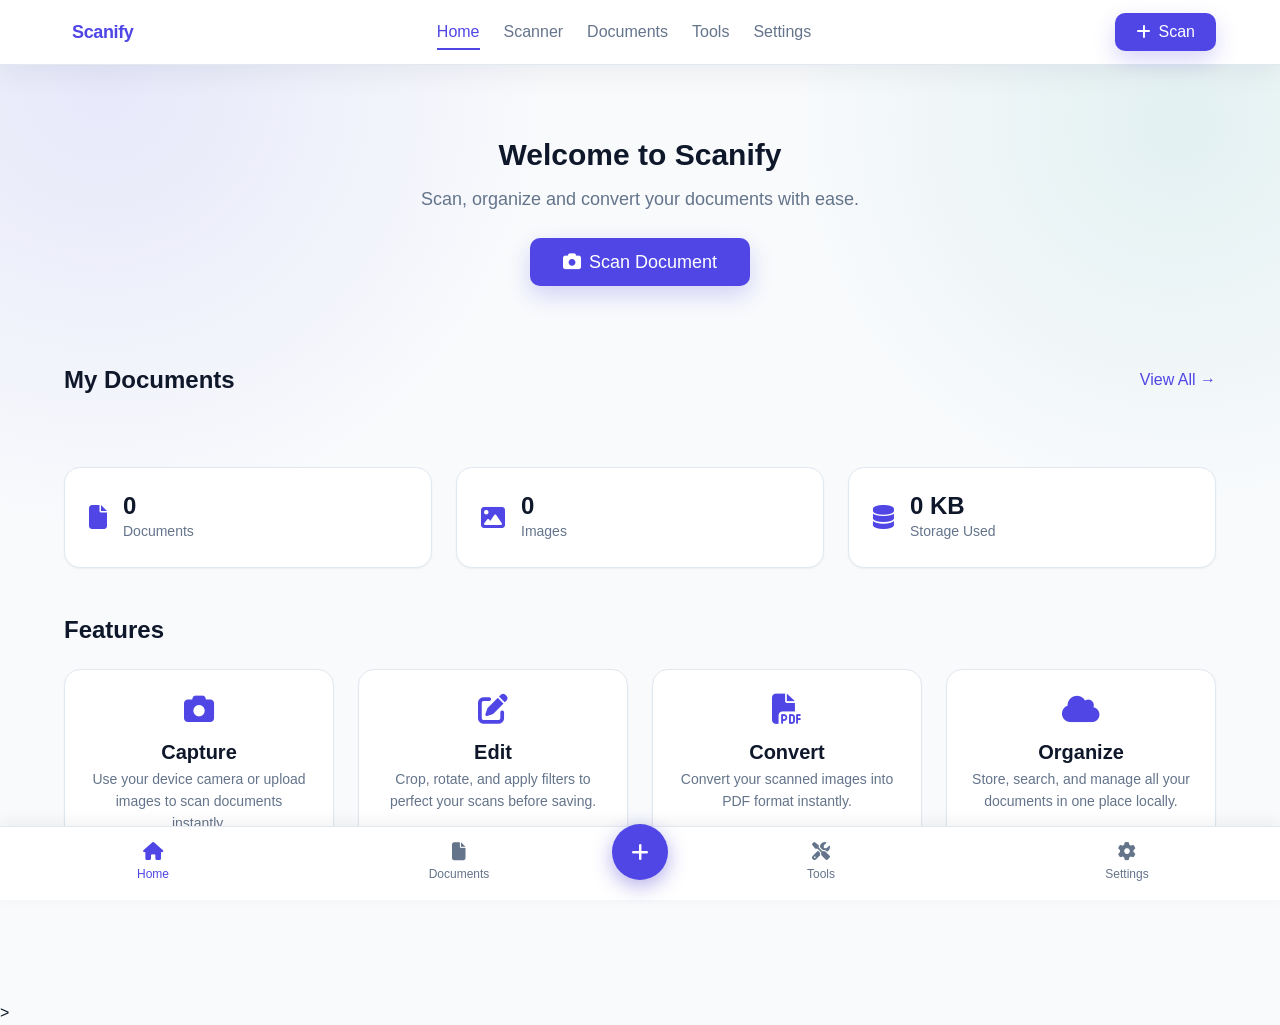
<file: index.html>
<!DOCTYPE html>
<html lang="en">
<head>
    <meta charset="UTF-8">
    <meta name="viewport" content="width=device-width, initial-scale=1.0, viewport-fit=cover">
    <meta name="description" content="Scanify — Scan, organize, edit and convert your documents into PDF instantly, right from your browser.">
    <meta name="theme-color" content="#2563eb">
    <meta name="color-scheme" content="light dark">

    <title>Scanify — Document Scanner</title>

    <!-- Favicon -->
    <link rel="icon" type="image/svg+xml" href="data:image/svg+xml,%3Csvg xmlns='http://www.w3.org/2000/svg' viewBox='0 0 100 100'%3E%3Ctext y='.9em' font-size='90'%3E📄%3C/text%3E%3C/svg%3E">

    <!-- Stylesheets -->
    <link rel="stylesheet" href="css/style.css">
    <link
        rel="stylesheet"
        href="https://cdnjs.cloudflare.com/ajax/libs/font-awesome/6.5.2/css/all.min.css"
        integrity="sha512-SnH5WK+bZxgPHs44uWIX+LLJAJ9/2PkPKZ5QiAj6Ta86w+fsb2TkcmfRyVX3pBnMFcV7oQPJkl9QevSCWr3W6A=="
        crossorigin="anonymous"
        referrerpolicy="no-referrer"
    >
</head>

<body>
    <!-- ============ Skip Link (Accessibility) ============ -->
    <a href="#main-content" class="skip-link">Skip to main content</a>

    <!-- ============ Desktop Navigation ============ -->
    <nav class="navbar desktop-nav" aria-label="Primary navigation">
        <div class="navbar-container">
            <a href="index.html" class="navbar-logo" aria-label="Scanify home">
                <i class="fas fa-file-scan" aria-hidden="true"></i>
                <span>Scanify</span>
            </a>

            <ul class="nav-menu">
                <li><a href="index.html" class="active" aria-current="page">Home</a></li>
                <li><a href="scanner.html">Scanner</a></li>
                <li><a href="documents.html">Documents</a></li>
                <li><a href="tools.html">Tools</a></li>
                <li><a href="settings.html">Settings</a></li>
            </ul>

            <button
                type="button"
                class="btn btn-primary nav-scan-btn"
                data-action="go-to-scanner"
                aria-label="Start a new scan"
            >
                <i class="fas fa-plus" aria-hidden="true"></i>
                <span>Scan</span>
            </button>
        </div>
    </nav>

    <!-- ============ Mobile Bottom Navigation ============ -->
    <nav class="bottom-nav mobile-nav" aria-label="Mobile navigation">
        <a href="index.html" class="nav-item active" data-page="home" aria-current="page">
            <i class="fas fa-home" aria-hidden="true"></i>
            <span>Home</span>
        </a>
        <a href="documents.html" class="nav-item" data-page="documents">
            <i class="fas fa-file" aria-hidden="true"></i>
            <span>Documents</span>
        </a>

        <button
            type="button"
            class="nav-fab"
            data-action="go-to-scanner"
            aria-label="Scan a document"
            title="Scan Document"
        >
            <i class="fas fa-plus" aria-hidden="true"></i>
        </button>

        <a href="tools.html" class="nav-item" data-page="tools">
            <i class="fas fa-tools" aria-hidden="true"></i>
            <span>Tools</span>
        </a>
        <a href="settings.html" class="nav-item" data-page="settings">
            <i class="fas fa-cog" aria-hidden="true"></i>
            <span>Settings</span>
        </a>
    </nav>

    <!-- ============ Main Content ============ -->
    <main id="main-content" class="container">

        <!-- Hero / Header -->
        <header class="home-header">
            <div class="header-content">
                <h1>Welcome to Scanify</h1>
                <p>Scan, organize and convert your documents with ease.</p>
                <button
                    type="button"
                    class="btn btn-primary btn-large"
                    data-action="go-to-scanner"
                >
                    <i class="fas fa-camera" aria-hidden="true"></i>
                    Scan Document
                </button>
            </div>
        </header>

        <!-- Recent Documents -->
        <section class="recent-docs-section" aria-labelledby="recent-docs-title">
            <div class="section-header">
                <h2 id="recent-docs-title">My Documents</h2>
                <a href="documents.html" class="link">View All <span aria-hidden="true">→</span></a>
            </div>

            <div
                id="recentDocumentsContainer"
                class="documents-grid"
                aria-live="polite"
                aria-busy="false"
            >
                <!-- Documents injected by JS -->
            </div>

            <div id="emptyState" class="empty-state" hidden>
                <i class="fas fa-inbox" aria-hidden="true"></i>
                <p>Your scanned documents will appear here.</p>
                <button
                    type="button"
                    class="btn btn-primary"
                    data-action="go-to-scanner"
                >
                    <i class="fas fa-camera" aria-hidden="true"></i>
                    Start Scanning
                </button>
            </div>
        </section>

        <!-- Quick Stats -->
        <section class="stats-section" aria-label="Document statistics">
            <div class="stat-card">
                <i class="fas fa-file" aria-hidden="true"></i>
                <div class="stat-content">
                    <h3 id="totalDocuments">0</h3>
                    <p>Documents</p>
                </div>
            </div>

            <div class="stat-card">
                <i class="fas fa-image" aria-hidden="true"></i>
                <div class="stat-content">
                    <h3 id="totalImages">0</h3>
                    <p>Images</p>
                </div>
            </div>

            <div class="stat-card">
                <i class="fas fa-database" aria-hidden="true"></i>
                <div class="stat-content">
                    <h3 id="storageUsed">0 KB</h3>
                    <p>Storage Used</p>
                </div>
            </div>
        </section>

        <!-- Features -->
        <section class="features-section" aria-labelledby="features-title">
            <h2 id="features-title">Features</h2>
            <div class="features-grid">
                <article class="feature-card">
                    <i class="fas fa-camera" aria-hidden="true"></i>
                    <h3>Capture</h3>
                    <p>Use your device camera or upload images to scan documents instantly.</p>
                </article>
                <article class="feature-card">
                    <i class="fas fa-edit" aria-hidden="true"></i>
                    <h3>Edit</h3>
                    <p>Crop, rotate, and apply filters to perfect your scans before saving.</p>
                </article>
                <article class="feature-card">
                    <i class="fas fa-file-pdf" aria-hidden="true"></i>
                    <h3>Convert</h3>
                    <p>Convert your scanned images into PDF format instantly.</p>
                </article>
                <article class="feature-card">
                    <i class="fas fa-cloud" aria-hidden="true"></i>
                    <h3>Organize</h3>
                    <p>Store, search, and manage all your documents in one place locally.</p>
                </article>
            </div>
        </section>
    </main>

    <!-- ============ Toast ============ -->
    <div id="toast" class="toast" role="status" aria-live="polite" aria-atomic="true"></div>

    <!-- ============ Scripts ============ -->
    <script src="js/app.js" defer></script>
</body>
</html>>
</file>
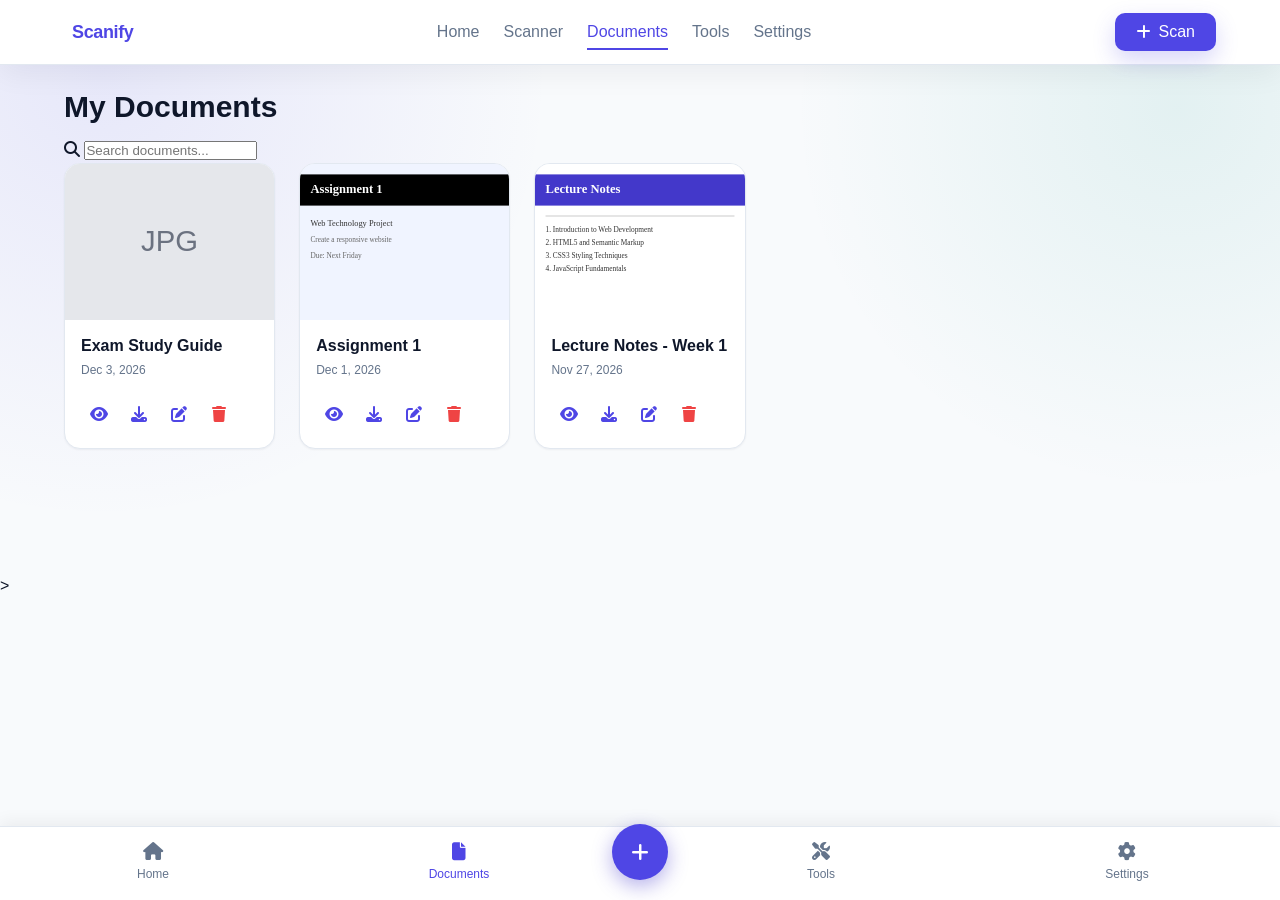
<file: documents.html>
<!DOCTYPE html>
<html lang="en">
<head>
    <meta charset="UTF-8">
    <meta name="viewport" content="width=device-width, initial-scale=1.0, viewport-fit=cover">
    <meta name="description" content="View, search, preview and manage all your scanned documents in Scanify.">
    <meta name="theme-color" content="#2563eb">
    <meta name="color-scheme" content="light dark">

    <title>My Documents — Scanify</title>

    <!-- Favicon -->
    <link rel="icon" type="image/svg+xml" href="data:image/svg+xml,%3Csvg xmlns='http://www.w3.org/2000/svg' viewBox='0 0 100 100'%3E%3Ctext y='.9em' font-size='90'%3E📄%3C/text%3E%3C/svg%3E">

    <!-- Stylesheets -->
    <link rel="stylesheet" href="css/style.css">
    <link
        rel="stylesheet"
        href="https://cdnjs.cloudflare.com/ajax/libs/font-awesome/6.5.2/css/all.min.css"
        integrity="sha512-SnH5WK+bZxgPHs44uWIX+LLJAJ9/2PkPKZ5QiAj6Ta86w+fsb2TkcmfRyVX3pBnMFcV7oQPJkl9QevSCWr3W6A=="
        crossorigin="anonymous"
        referrerpolicy="no-referrer"
    >
</head>

<body>
    <!-- ============ Skip Link (Accessibility) ============ -->
    <a href="#main-content" class="skip-link">Skip to main content</a>

    <!-- ============ Desktop Navigation ============ -->
    <nav class="navbar desktop-nav" aria-label="Primary navigation">
        <div class="navbar-container">
            <a href="index.html" class="navbar-logo" aria-label="Scanify home">
                <i class="fas fa-file-scan" aria-hidden="true"></i>
                <span>Scanify</span>
            </a>

            <ul class="nav-menu">
                <li><a href="index.html">Home</a></li>
                <li><a href="scanner.html">Scanner</a></li>
                <li><a href="documents.html" class="active" aria-current="page">Documents</a></li>
                <li><a href="tools.html">Tools</a></li>
                <li><a href="settings.html">Settings</a></li>
            </ul>

            <button
                type="button"
                class="btn btn-primary nav-scan-btn"
                data-action="go-to-scanner"
                aria-label="Start a new scan"
            >
                <i class="fas fa-plus" aria-hidden="true"></i>
                <span>Scan</span>
            </button>
        </div>
    </nav>

    <!-- ============ Mobile Bottom Navigation ============ -->
    <nav class="bottom-nav mobile-nav" aria-label="Mobile navigation">
        <a href="index.html" class="nav-item" data-page="home">
            <i class="fas fa-home" aria-hidden="true"></i>
            <span>Home</span>
        </a>
        <a href="documents.html" class="nav-item active" data-page="documents" aria-current="page">
            <i class="fas fa-file" aria-hidden="true"></i>
            <span>Documents</span>
        </a>

        <button
            type="button"
            class="nav-fab"
            data-action="go-to-scanner"
            aria-label="Scan a document"
            title="Scan Document"
        >
            <i class="fas fa-plus" aria-hidden="true"></i>
        </button>

        <a href="tools.html" class="nav-item" data-page="tools">
            <i class="fas fa-tools" aria-hidden="true"></i>
            <span>Tools</span>
        </a>
        <a href="settings.html" class="nav-item" data-page="settings">
            <i class="fas fa-cog" aria-hidden="true"></i>
            <span>Settings</span>
        </a>
    </nav>

    <!-- ============ Main Content ============ -->
    <main id="main-content" class="container">
        <div class="documents-container">

            <!-- Page Header -->
            <div class="documents-header">
                <h1>My Documents</h1>

                <div class="search-bar" role="search">
                    <label for="searchInput" class="sr-only">Search documents</label>
                    <i class="fas fa-search" aria-hidden="true"></i>
                    <input
                        type="search"
                        id="searchInput"
                        placeholder="Search documents..."
                        autocomplete="off"
                        aria-controls="documentsGrid"
                    >
                    <button
                        type="button"
                        id="clearSearchBtn"
                        class="search-clear"
                        aria-label="Clear search"
                        hidden
                    >
                        <i class="fas fa-times" aria-hidden="true"></i>
                    </button>
                </div>
            </div>

            <!-- Documents Grid -->
            <div
                id="documentsGrid"
                class="documents-grid"
                aria-live="polite"
                aria-busy="false"
            >
                <!-- Documents injected by JS -->
            </div>

            <!-- Empty State (no documents at all) -->
            <div id="emptyState" class="empty-state" hidden>
                <i class="fas fa-inbox" aria-hidden="true"></i>
                <p>No documents found.</p>
                <button
                    type="button"
                    class="btn btn-primary"
                    data-action="go-to-scanner"
                >
                    <i class="fas fa-camera" aria-hidden="true"></i>
                    Start Scanning
                </button>
            </div>

            <!-- Empty State (no search results) -->
            <div id="noSearchResults" class="empty-state empty-state--search" hidden>
                <i class="fas fa-search" aria-hidden="true"></i>
                <p>No documents match your search.</p>
                <button
                    type="button"
                    class="btn btn-secondary"
                    id="resetSearchBtn"
                >
                    Clear search
                </button>
            </div>
        </div>
    </main>

    <!-- ============ Preview Modal ============ -->
    <div
        id="previewModal"
        class="modal"
        role="dialog"
        aria-modal="true"
        aria-labelledby="previewTitle"
        hidden
    >
        <div class="modal-backdrop" data-close-modal="preview"></div>

        <div class="modal-content modal-large" role="document">
            <div class="modal-header">
                <h2 id="previewTitle">Document Preview</h2>
                <button
                    type="button"
                    class="modal-close"
                    data-close-modal="preview"
                    aria-label="Close preview"
                >
                    <i class="fas fa-times" aria-hidden="true"></i>
                </button>
            </div>

            <div class="modal-body">
                <img
                    id="previewImage"
                    alt="Document preview"
                    class="preview-image"
                >
            </div>

            <div class="modal-footer">
                <button type="button" class="btn btn-primary" id="downloadBtn">
                    <i class="fas fa-download" aria-hidden="true"></i>
                    Download
                </button>
                <button
                    type="button"
                    class="btn btn-secondary"
                    data-close-modal="preview"
                >
                    Close
                </button>
            </div>
        </div>
    </div>

    <!-- ============ Rename Modal ============ -->
    <div
        id="renameModal"
        class="modal"
        role="dialog"
        aria-modal="true"
        aria-labelledby="renameTitle"
        hidden
    >
        <div class="modal-backdrop" data-close-modal="rename"></div>

        <div class="modal-content" role="document">
            <form id="renameForm">
                <div class="modal-header">
                    <h2 id="renameTitle">Rename Document</h2>
                    <button
                        type="button"
                        class="modal-close"
                        data-close-modal="rename"
                        aria-label="Close rename dialog"
                    >
                        <i class="fas fa-times" aria-hidden="true"></i>
                    </button>
                </div>

                <div class="modal-body">
                    <label for="renameName" class="form-label">New Name:</label>
                    <input
                        type="text"
                        id="renameName"
                        class="form-input"
                        required
                        maxlength="100"
                        autocomplete="off"
                    >
                </div>

                <div class="modal-footer">
                    <button type="submit" class="btn btn-primary">Rename</button>
                    <button
                        type="button"
                        class="btn btn-secondary"
                        data-close-modal="rename"
                    >
                        Cancel
                    </button>
                </div>
            </form>
        </div>
    </div>
    <!-- ============ Delete Confirmation Modal ============ -->
<div
    id="deleteModal"
    class="modal"
    role="alertdialog"
    aria-modal="true"
    aria-labelledby="deleteTitle"
    aria-describedby="deleteDesc"
    hidden
>
    <div class="modal-backdrop" data-close-modal="delete"></div>
    <div class="modal-content" role="document">
        <div class="modal-header">
            <h2 id="deleteTitle">Delete Document?</h2>
            <button type="button" class="modal-close"
                    data-close-modal="delete" aria-label="Close dialog">
                <i class="fas fa-times" aria-hidden="true"></i>
            </button>
        </div>
        <div class="modal-body">
            <p id="deleteDesc" class="text-muted">
                Are you sure you want to delete
                <strong id="deleteDocName">this document</strong>?
                This action cannot be undone.
            </p>
        </div>
        <div class="modal-footer">
            <button type="button" class="btn btn-danger"
                    id="confirmDeleteBtn" data-action="confirm-delete">
                <i class="fas fa-trash" aria-hidden="true"></i>
                <span>Delete</span>
            </button>
            <button type="button" class="btn btn-secondary"
                    data-close-modal="delete">Cancel</button>
        </div>
    </div>
</div>

    <!-- ============ Toast ============ -->
    <div id="toast" class="toast" role="status" aria-live="polite" aria-atomic="true"></div>

    <!-- ============ Scripts ============ -->
    <script src="js/app.js" defer></script>
    <script src="js/documents.js" defer></script>
</body>
</html>>
</file>
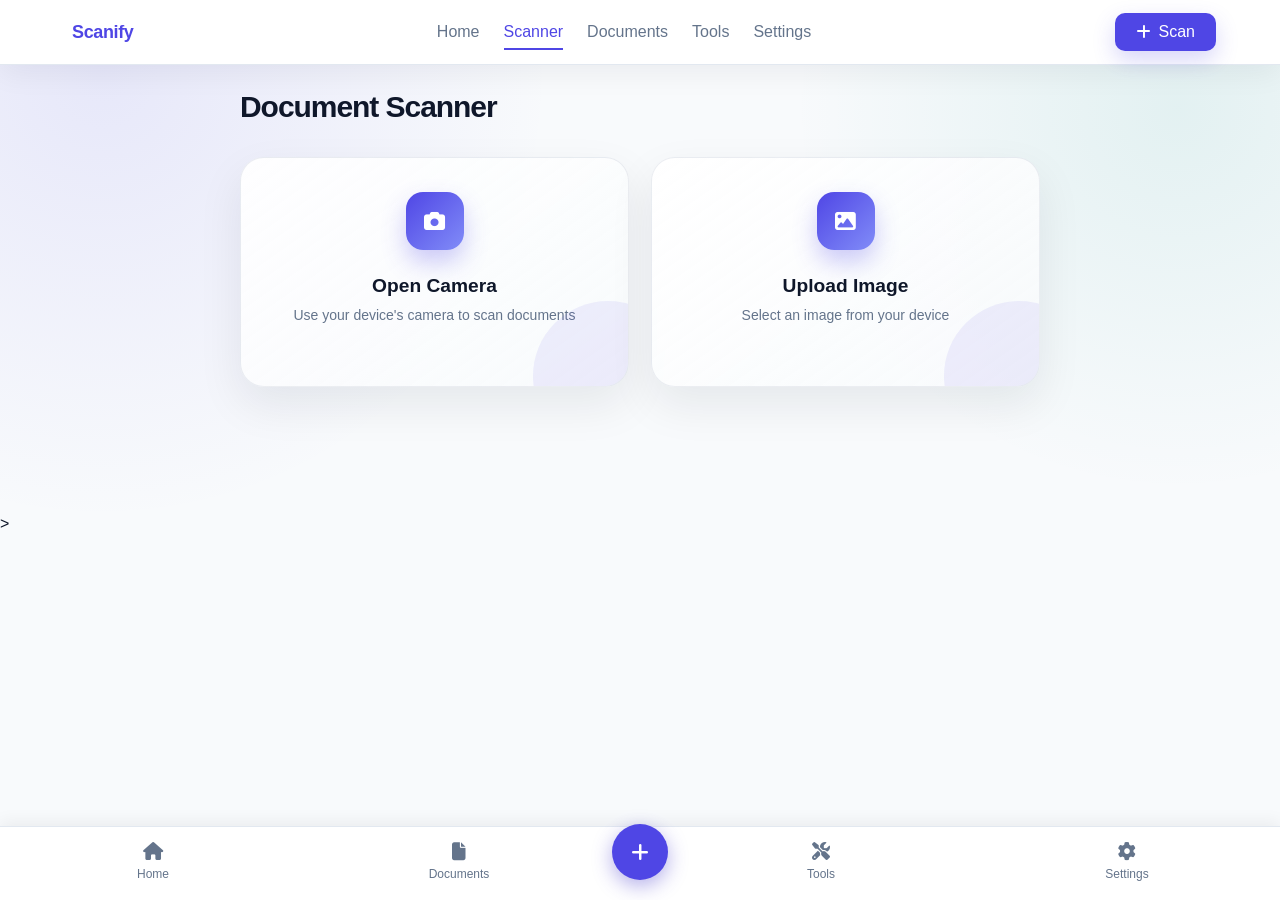
<file: scanner.html>
<!DOCTYPE html>
<html lang="en">
<head>
    <meta charset="UTF-8">
    <meta name="viewport" content="width=device-width, initial-scale=1.0, viewport-fit=cover">
    <meta name="description" content="Scan documents using your camera or upload images in Scanify. Crop, rotate, apply filters and save as PDF.">
    <meta name="theme-color" content="#2563eb">
    <meta name="color-scheme" content="light dark">
    <meta name="viewport" content="width=device-width, initial-scale=1.0, viewport-fit=cover">

    <title>Scanner — Scanify</title>

    <!-- Favicon -->
    <link rel="icon" type="image/svg+xml" href="data:image/svg+xml,%3Csvg xmlns='http://www.w3.org/2000/svg' viewBox='0 0 100 100'%3E%3Ctext y='.9em' font-size='90'%3E📄%3C/text%3E%3C/svg%3E">

    <!-- Stylesheets -->
    <link rel="stylesheet" href="css/style.css">
    <link
        rel="stylesheet"
        href="https://cdnjs.cloudflare.com/ajax/libs/font-awesome/6.5.2/css/all.min.css"
        integrity="sha512-SnH5WK+bZxgPHs44uWIX+LLJAJ9/2PkPKZ5QiAj6Ta86w+fsb2TkcmfRyVX3pBnMFcV7oQPJkl9QevSCWr3W6A=="
        crossorigin="anonymous"
        referrerpolicy="no-referrer"
    >
</head>

<body>
    <!-- ============ Skip Link ============ -->
    <a href="#main-content" class="skip-link">Skip to main content</a>

    <!-- ============ Desktop Navigation ============ -->
    <nav class="navbar desktop-nav" aria-label="Primary navigation">
        <div class="navbar-container">
            <a href="index.html" class="navbar-logo" aria-label="Scanify home">
                <i class="fas fa-file-scan" aria-hidden="true"></i>
                <span>Scanify</span>
            </a>

            <ul class="nav-menu">
                <li><a href="index.html">Home</a></li>
                <li><a href="scanner.html" class="active" aria-current="page">Scanner</a></li>
                <li><a href="documents.html">Documents</a></li>
                <li><a href="tools.html">Tools</a></li>
                <li><a href="settings.html">Settings</a></li>
            </ul>

            <button
                type="button"
                class="btn btn-primary nav-scan-btn"
                data-action="show-scan-options"
                aria-label="Show scan options"
            >
                <i class="fas fa-plus" aria-hidden="true"></i>
                <span>Scan</span>
            </button>
        </div>
    </nav>

    <!-- ============ Mobile Bottom Navigation ============ -->
    <nav class="bottom-nav mobile-nav" aria-label="Mobile navigation">
        <a href="index.html" class="nav-item" data-page="home">
            <i class="fas fa-home" aria-hidden="true"></i>
            <span>Home</span>
        </a>
        <a href="documents.html" class="nav-item" data-page="documents">
            <i class="fas fa-file" aria-hidden="true"></i>
            <span>Documents</span>
        </a>

        <button
            type="button"
            class="nav-fab active"
            data-action="show-scan-options"
            aria-label="Scan a document"
            title="Scan Document"
        >
            <i class="fas fa-plus" aria-hidden="true"></i>
        </button>

        <a href="tools.html" class="nav-item" data-page="tools">
            <i class="fas fa-tools" aria-hidden="true"></i>
            <span>Tools</span>
        </a>
        <a href="settings.html" class="nav-item" data-page="settings">
            <i class="fas fa-cog" aria-hidden="true"></i>
            <span>Settings</span>
        </a>
    </nav>

    <!-- ============ Main Content ============ -->
    <main id="main-content" class="container">
        <div class="scanner-container">
            <h1 class="page-title">Document Scanner</h1>

            <!-- ========== Scan Options ========== -->
            <section id="scanOptions" class="scan-options" aria-label="Scan options">
                <button
                    type="button"
                    class="option-card"
                    data-action="open-camera"
                >
                    <i class="fas fa-camera" aria-hidden="true"></i>
                    <h3>Open Camera</h3>
                    <p>Use your device's camera to scan documents</p>
                </button>

                <button
                    type="button"
                    class="option-card"
                    data-action="trigger-file-input"
                >
                    <i class="fas fa-image" aria-hidden="true"></i>
                    <h3>Upload Image</h3>
                    <p>Select an image from your device</p>
                </button>
            </section>

            <!-- ========== Camera Error ========== -->
            <div
                id="cameraError"
                class="camera-error"
                role="alert"
                hidden
            >
                <i class="fas fa-exclamation-triangle" aria-hidden="true"></i>
                <p id="cameraErrorText">Unable to access camera.</p>
                <button type="button" class="btn btn-secondary" data-action="back-to-options">
                    Go Back
                </button>
            </div>

            <!-- ========== Camera Preview ========== -->
            <section
                id="cameraSection"
                class="camera-section"
                aria-label="Camera preview"
                hidden
            >
                <div class="camera-wrapper">
                    <video
                        id="cameraPreview"
                        autoplay
                        playsinline
                        muted
                        aria-label="Live camera preview"
                    ></video>

                    <div class="camera-controls">
                        <button
                            type="button"
                            class="btn btn-primary btn-capture"
                            data-action="capture-photo"
                            aria-label="Capture photo"
                        >
                            <i class="fas fa-circle" aria-hidden="true"></i>
                            <span>Capture</span>
                        </button>
                        <button
                            type="button"
                            class="btn btn-secondary"
                            data-action="stop-camera"
                            aria-label="Close camera"
                        >
                            <i class="fas fa-times" aria-hidden="true"></i>
                            <span>Close</span>
                        </button>
                    </div>
                </div>
            </section>

            <!-- ========== Canvas Editor ========== -->
            <section
                id="editorSection"
                class="editor-section"
                aria-label="Image editor"
                hidden
            >
                <div class="editor-preview">
                    <canvas
                        id="editorCanvas"
                        aria-label="Scanned document preview"
                    ></canvas>
                </div>

                <div class="editor-toolbar" role="toolbar" aria-label="Editing tools">
                    <div class="toolbar-group">
                        <label id="cropLabel">Crop</label>
                        <button
                            type="button"
                            class="btn btn-icon"
                            data-action="enable-crop"
                            title="Crop Image"
                            aria-labelledby="cropLabel"
                        >
                            <i class="fas fa-crop" aria-hidden="true"></i>
                        </button>
                    </div>

                    <div class="toolbar-group">
                        <label id="rotateLabel">Rotate</label>
                        <button
                            type="button"
                            class="btn btn-icon"
                            data-action="rotate-image"
                            title="Rotate 90°"
                            aria-labelledby="rotateLabel"
                        >
                            <i class="fas fa-redo" aria-hidden="true"></i>
                        </button>
                    </div>

                    <div class="toolbar-group">
                        <label for="filterSelect">Filter</label>
                        <select id="filterSelect" data-action="apply-filter">
                            <option value="original">Original</option>
                            <option value="grayscale">Grayscale</option>
                            <option value="bw">Black &amp; White</option>
                            <option value="sepia">Sepia</option>
                            <option value="brightness">Brighten</option>
                        </select>
                    </div>

                    <div class="toolbar-group">
                        <button
                            type="button"
                            class="btn btn-secondary"
                            data-action="reset-image"
                            title="Reset"
                        >
                            <i class="fas fa-undo" aria-hidden="true"></i>
                            <span>Reset</span>
                        </button>
                    </div>
                </div>

                <div class="editor-actions">
                    <button
                        type="button"
                        class="btn btn-primary"
                        data-action="save-document"
                    >
                        <i class="fas fa-save" aria-hidden="true"></i>
                        <span>Save Scan</span>
                    </button>
                    <button
                        type="button"
                        class="btn btn-secondary"
                        data-action="back-to-options"
                    >
                        <i class="fas fa-arrow-left" aria-hidden="true"></i>
                        <span>Back</span>
                    </button>
                </div>
            </section>

            <!-- ========== Crop Modal ========== -->
            <div
                id="cropModal"
                class="modal modal-fullscreen"
                role="dialog"
                aria-modal="true"
                aria-labelledby="cropTitle"
                hidden
            >
                <div class="modal-backdrop" data-close-modal="crop"></div>

                <div class="modal-content modal-large" role="document">
                    <div class="modal-header">
                        <h2 id="cropTitle">Crop Image</h2>
                        <button
                            type="button"
                            class="modal-close"
                            data-close-modal="crop"
                            aria-label="Close crop dialog"
                        >
                            <i class="fas fa-times" aria-hidden="true"></i>
                        </button>
                    </div>

                    <div class="crop-container">
                        <canvas
                            id="cropCanvas"
                            aria-label="Crop selection area"
                        ></canvas>
                    </div>

                    <div class="modal-footer">
                        <button
                            type="button"
                            class="btn btn-primary"
                            data-action="apply-crop"
                        >
                            Apply Crop
                        </button>
                        <button
                            type="button"
                            class="btn btn-secondary"
                            data-close-modal="crop"
                        >
                            Cancel
                        </button>
                    </div>
                </div>
            </div>

            <!-- ========== Save Document Modal ========== -->
            <div
                id="saveModal"
                class="modal"
                role="dialog"
                aria-modal="true"
                aria-labelledby="saveTitle"
                hidden
            >
                <div class="modal-backdrop" data-close-modal="save"></div>

                <div class="modal-content" role="document">
                    <form id="saveForm">
                        <div class="modal-header">
                            <h2 id="saveTitle">Save Document</h2>
                            <button
                                type="button"
                                class="modal-close"
                                data-close-modal="save"
                                aria-label="Close save dialog"
                            >
                                <i class="fas fa-times" aria-hidden="true"></i>
                            </button>
                        </div>

                        <div class="modal-body">
                            <label for="docName" class="form-label">Document Name:</label>
                            <input
                                type="text"
                                id="docName"
                                class="form-input"
                                placeholder="e.g., Lecture Notes, Assignment, CNIC Scan"
                                required
                                maxlength="100"
                                autocomplete="off"
                            >
                        </div>

                        <div class="modal-footer">
                            <button type="submit" class="btn btn-primary">
                                <i class="fas fa-save" aria-hidden="true"></i>
                                <span>Save</span>
                            </button>
                            <button
                                type="button"
                                class="btn btn-secondary"
                                data-close-modal="save"
                            >
                                Cancel
                            </button>
                        </div>
                    </form>
                </div>
            </div>
        </div>

        <!-- ========== Hidden File Input ========== -->
        <input
            type="file"
            id="fileInput"
            accept="image/*"
            hidden
            aria-hidden="true"
            tabindex="-1"
        >
    </main>

    <!-- ============ Toast ============ -->
    <div id="toast" class="toast" role="status" aria-live="polite" aria-atomic="true"></div>

    <!-- ============ Scripts ============ -->
    <script src="js/app.js" defer></script>
    <script src="js/scanner.js" defer></script>
</body>
</html>>
</file>
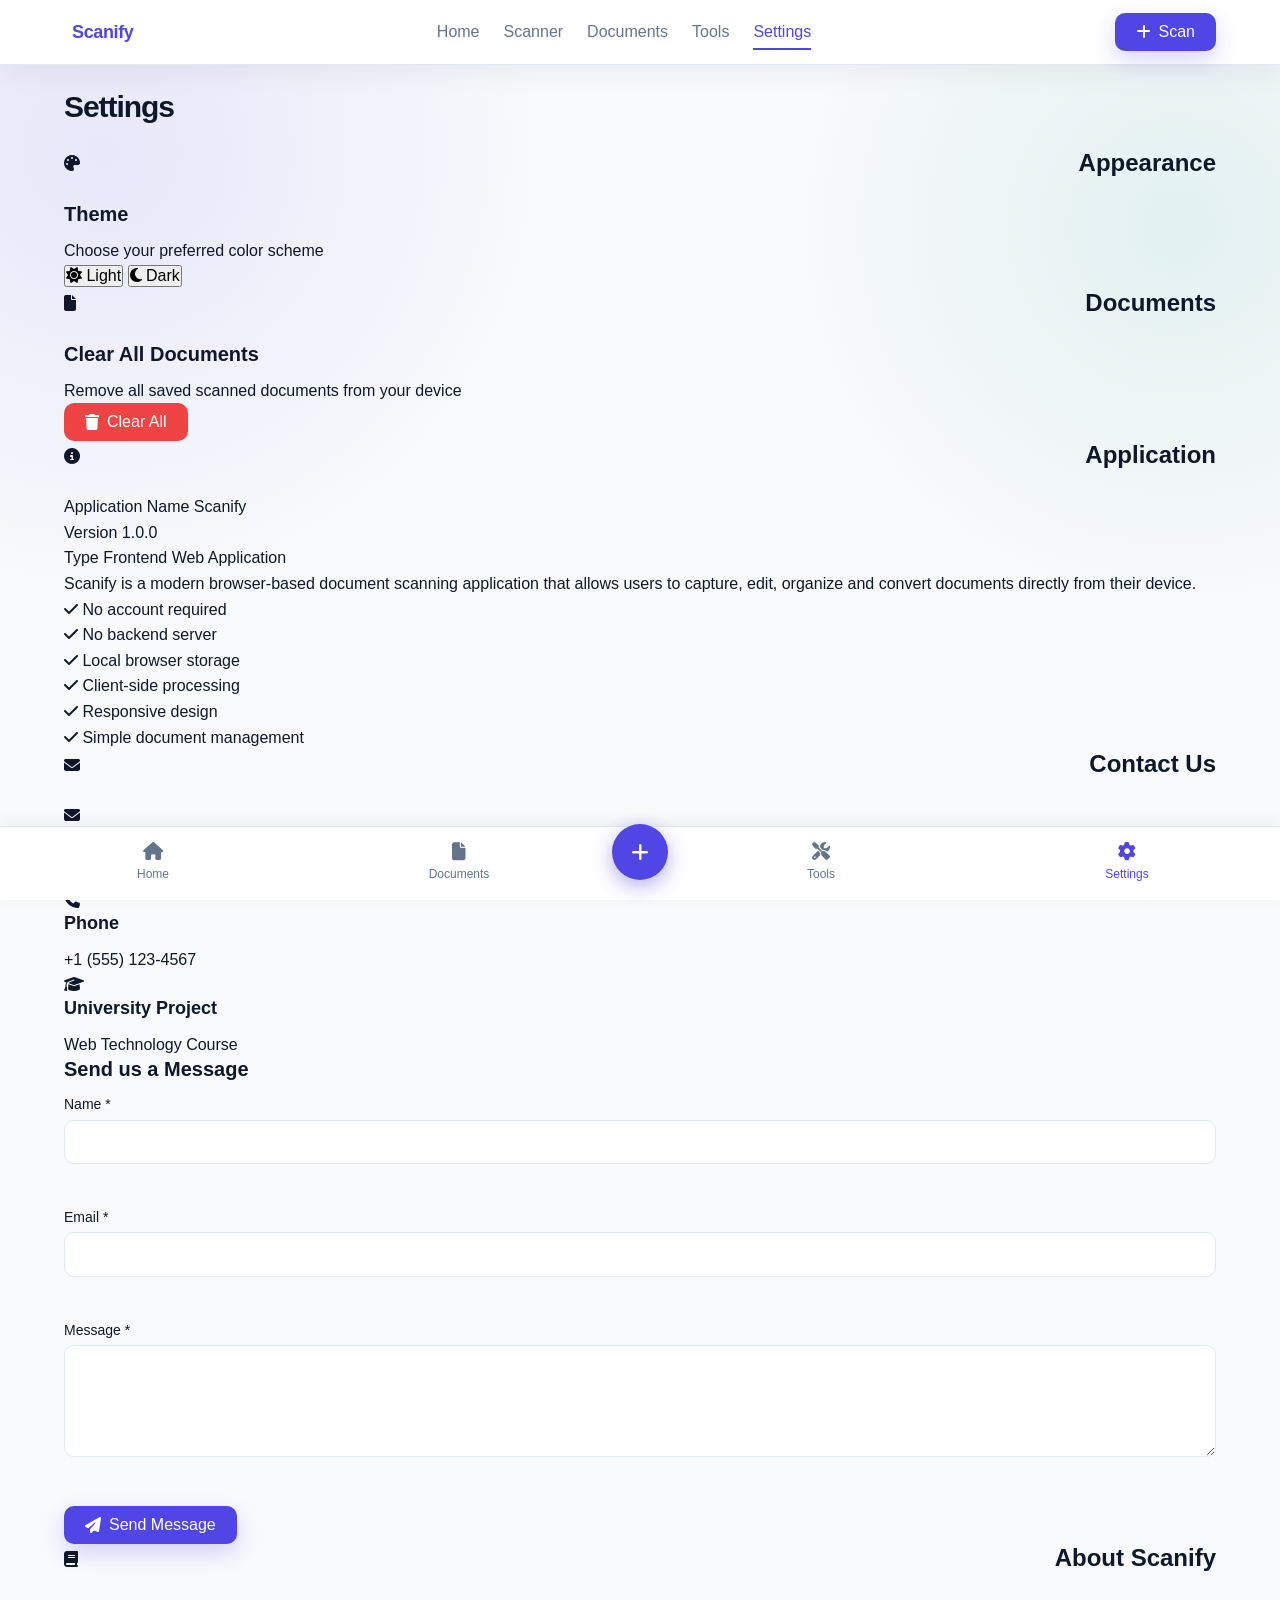
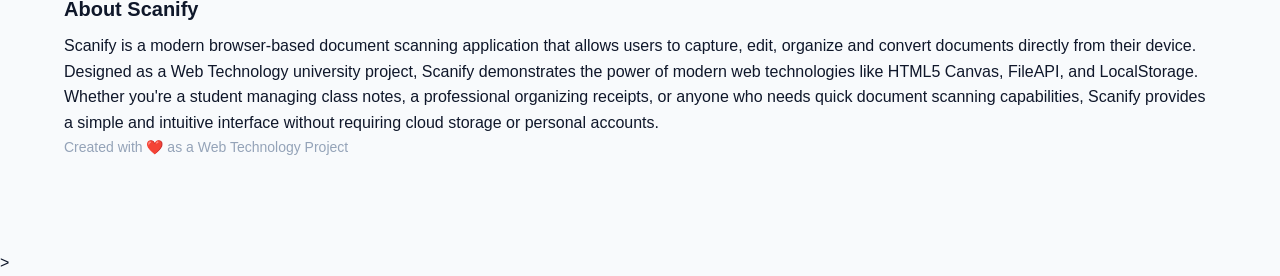
<file: settings.html>
<!DOCTYPE html>
<html lang="en">
<head>
    <meta charset="UTF-8">
    <meta name="viewport" content="width=device-width, initial-scale=1.0, viewport-fit=cover">
    <meta name="description" content="Manage Scanify settings — theme, documents storage, contact and app information.">
    <meta name="theme-color" content="#2563eb">
    <meta name="color-scheme" content="light dark">

    <title>Settings — Scanify</title>

    <!-- Favicon -->
    <link rel="icon" type="image/svg+xml" href="data:image/svg+xml,%3Csvg xmlns='http://www.w3.org/2000/svg' viewBox='0 0 100 100'%3E%3Ctext y='.9em' font-size='90'%3E📄%3C/text%3E%3C/svg%3E">

    <!-- ============ Anti-FOUC: Apply theme BEFORE CSS loads ============ -->
    <script>
        (function () {
            try {
                var theme = localStorage.getItem('scanify-theme') || 'light';
                document.documentElement.setAttribute('data-theme', theme);
            } catch (e) { /* localStorage unavailable */ }
        })();
    </script>

    <!-- Stylesheets -->
    <link rel="stylesheet" href="css/style.css">
    <link
        rel="stylesheet"
        href="https://cdnjs.cloudflare.com/ajax/libs/font-awesome/6.5.2/css/all.min.css"
        integrity="sha512-SnH5WK+bZxgPHs44uWIX+LLJAJ9/2PkPKZ5QiAj6Ta86w+fsb2TkcmfRyVX3pBnMFcV7oQPJkl9QevSCWr3W6A=="
        crossorigin="anonymous"
        referrerpolicy="no-referrer"
    >
</head>

<body>
    <!-- ============ Skip Link ============ -->
    <a href="#main-content" class="skip-link">Skip to main content</a>

    <!-- ============ Desktop Navigation ============ -->
    <nav class="navbar desktop-nav" aria-label="Primary navigation">
        <div class="navbar-container">
            <a href="index.html" class="navbar-logo" aria-label="Scanify home">
                <i class="fas fa-file-scan" aria-hidden="true"></i>
                <span>Scanify</span>
            </a>

            <ul class="nav-menu">
                <li><a href="index.html">Home</a></li>
                <li><a href="scanner.html">Scanner</a></li>
                <li><a href="documents.html">Documents</a></li>
                <li><a href="tools.html">Tools</a></li>
                <li><a href="settings.html" class="active" aria-current="page">Settings</a></li>
            </ul>

            <button
                type="button"
                class="btn btn-primary nav-scan-btn"
                data-action="go-to-scanner"
                aria-label="Start a new scan"
            >
                <i class="fas fa-plus" aria-hidden="true"></i>
                <span>Scan</span>
            </button>
        </div>
    </nav>

    <!-- ============ Mobile Bottom Navigation ============ -->
    <nav class="bottom-nav mobile-nav" aria-label="Mobile navigation">
        <a href="index.html" class="nav-item" data-page="home">
            <i class="fas fa-home" aria-hidden="true"></i>
            <span>Home</span>
        </a>
        <a href="documents.html" class="nav-item" data-page="documents">
            <i class="fas fa-file" aria-hidden="true"></i>
            <span>Documents</span>
        </a>

        <button
            type="button"
            class="nav-fab"
            data-action="go-to-scanner"
            aria-label="Scan a document"
            title="Scan Document"
        >
            <i class="fas fa-plus" aria-hidden="true"></i>
        </button>

        <a href="tools.html" class="nav-item" data-page="tools">
            <i class="fas fa-tools" aria-hidden="true"></i>
            <span>Tools</span>
        </a>
        <a href="settings.html" class="nav-item active" data-page="settings" aria-current="page">
            <i class="fas fa-cog" aria-hidden="true"></i>
            <span>Settings</span>
        </a>
    </nav>

    <!-- ============ Main Content ============ -->
    <main id="main-content" class="container">
        <h1 class="page-title">Settings</h1>

        <!-- ========== Appearance ========== -->
        <section class="settings-section" aria-labelledby="appearance-title">
            <div class="section-header">
                <i class="fas fa-palette" aria-hidden="true"></i>
                <h2 id="appearance-title">Appearance</h2>
            </div>

            <div class="settings-content">
                <div class="setting-item">
                    <div class="setting-label">
                        <h3>Theme</h3>
                        <p>Choose your preferred color scheme</p>
                    </div>

                    <div class="theme-toggle" role="group" aria-label="Theme selection">
                        <button
                            type="button"
                            class="theme-btn light-theme"
                            id="lightThemeBtn"
                            data-theme-value="light"
                            aria-pressed="false"
                        >
                            <i class="fas fa-sun" aria-hidden="true"></i>
                            <span>Light</span>
                        </button>
                        <button
                            type="button"
                            class="theme-btn dark-theme"
                            id="darkThemeBtn"
                            data-theme-value="dark"
                            aria-pressed="false"
                        >
                            <i class="fas fa-moon" aria-hidden="true"></i>
                            <span>Dark</span>
                        </button>
                    </div>
                </div>
            </div>
        </section>

        <!-- ========== Documents ========== -->
        <section class="settings-section" aria-labelledby="documents-settings-title">
            <div class="section-header">
                <i class="fas fa-file" aria-hidden="true"></i>
                <h2 id="documents-settings-title">Documents</h2>
            </div>

            <div class="settings-content">
                <div class="setting-item">
                    <div class="setting-label">
                        <h3>Clear All Documents</h3>
                        <p>Remove all saved scanned documents from your device</p>
                    </div>

                    <button
                        type="button"
                        class="btn btn-danger"
                        data-action="show-clear-confirm"
                    >
                        <i class="fas fa-trash" aria-hidden="true"></i>
                        <span>Clear All</span>
                    </button>
                </div>
            </div>
        </section>

        <!-- ========== Application ========== -->
        <section class="settings-section" aria-labelledby="application-title">
            <div class="section-header">
                <i class="fas fa-info-circle" aria-hidden="true"></i>
                <h2 id="application-title">Application</h2>
            </div>

            <div class="settings-content">
                <div class="info-box">
                    <div class="info-item">
                        <span class="info-label">Application Name</span>
                        <span class="info-value">Scanify</span>
                    </div>
                    <div class="info-item">
                        <span class="info-label">Version</span>
                        <span class="info-value">1.0.0</span>
                    </div>
                    <div class="info-item">
                        <span class="info-label">Type</span>
                        <span class="info-value">Frontend Web Application</span>
                    </div>
                </div>

                <p class="app-description">
                    Scanify is a modern browser-based document scanning application that allows users
                    to capture, edit, organize and convert documents directly from their device.
                </p>

                <ul class="app-features">
                    <li><i class="fas fa-check" aria-hidden="true"></i> No account required</li>
                    <li><i class="fas fa-check" aria-hidden="true"></i> No backend server</li>
                    <li><i class="fas fa-check" aria-hidden="true"></i> Local browser storage</li>
                    <li><i class="fas fa-check" aria-hidden="true"></i> Client-side processing</li>
                    <li><i class="fas fa-check" aria-hidden="true"></i> Responsive design</li>
                    <li><i class="fas fa-check" aria-hidden="true"></i> Simple document management</li>
                </ul>
            </div>
        </section>

        <!-- ========== Contact ========== -->
        <section class="settings-section" aria-labelledby="contact-title">
            <div class="section-header">
                <i class="fas fa-envelope" aria-hidden="true"></i>
                <h2 id="contact-title">Contact Us</h2>
            </div>

            <div class="settings-content">
                <div class="contact-info">
                    <div class="contact-item">
                        <i class="fas fa-envelope" aria-hidden="true"></i>
                        <div>
                            <h4>Email</h4>
                            <a href="mailto:info@scanify.local">info@scanify.local</a>
                        </div>
                    </div>
                    <div class="contact-item">
                        <i class="fas fa-phone" aria-hidden="true"></i>
                        <div>
                            <h4>Phone</h4>
                            <span>+1 (555) 123-4567</span>
                        </div>
                    </div>
                    <div class="contact-item">
                        <i class="fas fa-graduation-cap" aria-hidden="true"></i>
                        <div>
                            <h4>University Project</h4>
                            <span>Web Technology Course</span>
                        </div>
                    </div>
                </div>

                <form class="contact-form" id="contactForm" novalidate>
                    <h3>Send us a Message</h3>

                    <div class="form-group">
                        <label for="contactName">Name <span aria-hidden="true">*</span></label>
                        <input
                            type="text"
                            id="contactName"
                            name="name"
                            class="form-input"
                            required
                            autocomplete="name"
                            maxlength="80"
                        >
                        <span class="form-error" data-error-for="contactName" role="alert"></span>
                    </div>

                    <div class="form-group">
                        <label for="contactEmail">Email <span aria-hidden="true">*</span></label>
                        <input
                            type="email"
                            id="contactEmail"
                            name="email"
                            class="form-input"
                            required
                            autocomplete="email"
                            maxlength="120"
                        >
                        <span class="form-error" data-error-for="contactEmail" role="alert"></span>
                    </div>

                    <div class="form-group">
                        <label for="contactMessage">Message <span aria-hidden="true">*</span></label>
                        <textarea
                            id="contactMessage"
                            name="message"
                            class="form-input"
                            rows="4"
                            required
                            maxlength="1000"
                        ></textarea>
                        <span class="form-error" data-error-for="contactMessage" role="alert"></span>
                    </div>

                    <button type="submit" class="btn btn-primary">
                        <i class="fas fa-paper-plane" aria-hidden="true"></i>
                        <span>Send Message</span>
                    </button>
                </form>
            </div>
        </section>

        <!-- ========== About ========== -->
        <section class="settings-section" aria-labelledby="about-title">
            <div class="section-header">
                <i class="fas fa-book" aria-hidden="true"></i>
                <h2 id="about-title">About Scanify</h2>
            </div>

            <div class="settings-content">
                <div class="about-content">
                    <h3>About Scanify</h3>
                    <p>
                        Scanify is a modern browser-based document scanning application that allows
                        users to capture, edit, organize and convert documents directly from their
                        device. Designed as a Web Technology university project, Scanify demonstrates
                        the power of modern web technologies like HTML5 Canvas, FileAPI, and LocalStorage.
                    </p>
                    <p>
                        Whether you're a student managing class notes, a professional organizing
                        receipts, or anyone who needs quick document scanning capabilities, Scanify
                        provides a simple and intuitive interface without requiring cloud storage or
                        personal accounts.
                    </p>
                    <p class="text-muted">
                        Created with <span aria-label="love">❤️</span> as a Web Technology Project
                    </p>
                </div>
            </div>
        </section>
    </main>

    <!-- ============ Clear Confirmation Modal ============ -->
    <div
        id="clearConfirmModal"
        class="modal"
        role="alertdialog"
        aria-modal="true"
        aria-labelledby="clearConfirmTitle"
        aria-describedby="clearConfirmDesc"
        hidden
    >
        <div class="modal-backdrop" data-close-modal="clear-confirm"></div>

        <div class="modal-content" role="document">
            <div class="modal-header">
                <h2 id="clearConfirmTitle">Clear All Documents?</h2>
                <button
                    type="button"
                    class="modal-close"
                    data-close-modal="clear-confirm"
                    aria-label="Close dialog"
                >
                    <i class="fas fa-times" aria-hidden="true"></i>
                </button>
            </div>

            <div class="modal-body">
                <p id="clearConfirmDesc" class="text-muted">
                    This will permanently delete all saved documents from your device.
                    This action cannot be undone.
                </p>
            </div>

            <div class="modal-footer">
                <button
                    type="button"
                    class="btn btn-danger"
                    id="confirmClearBtn"
                >
                    <i class="fas fa-trash" aria-hidden="true"></i>
                    <span>Yes, Clear All</span>
                </button>
                <button
                    type="button"
                    class="btn btn-secondary"
                    data-close-modal="clear-confirm"
                >
                    Cancel
                </button>
            </div>
        </div>
    </div>

    <!-- ============ Toast ============ -->
    <div id="toast" class="toast" role="status" aria-live="polite" aria-atomic="true"></div>

    <!-- ============ Scripts ============ -->
    <script src="js/app.js" defer></script>
    <script src="js/settings.js" defer></script>
    
</body>
</html>>
</file>
<file: css/style.css>
/* =========================================================
   Scanify — Stylesheet
   File: css/style.css
   Version: 1.0.0
   ========================================================= */

/* =========================================================
   1. DESIGN TOKENS (CSS Variables)
   ========================================================= */

:root {
    /* ---------- Brand Colors ---------- */
    --primary:       #4338CA;
    --primary-light: #6366F1;
    --primary-dark:  #312E81;
    --primary-rgb:   67, 56, 202;

    --secondary:     #0EA5E9;
    --success:       #10B981;
    --danger:        #EF4444;
    --danger-dark:   #DC2626;
    --warning:       #F59E0B;

    /* ---------- Surfaces ---------- */
    --bg-primary:   #F8FAFC;
    --bg-secondary: #FFFFFF;
    --bg-tertiary:  #F1F5F9;
    --bg-elevated:  #FFFFFF;

    /* ---------- Text ---------- */
    --text-primary:   #0F172A;
    --text-secondary: #64748B;
    --text-light:     #94A3B8;
    --text-inverse:   #FFFFFF;

    /* ---------- Borders & Shadows ---------- */
    --border-color:  #E2E8F0;
    --border-strong: #CBD5E1;

    --shadow-sm: 0 1px 2px rgba(15, 23, 42, 0.05);
    --shadow:    0 2px 8px rgba(15, 23, 42, 0.08);
    --shadow-md: 0 4px 16px rgba(15, 23, 42, 0.10);
    --shadow-lg: 0 10px 32px rgba(15, 23, 42, 0.14);

    /* ---------- Spacing Scale ---------- */
    --space-3xs: 2px;
    --space-2xs: 4px;
    --space-xs:  8px;
    --space-sm:  12px;
    --space-md:  16px;
    --space-lg:  24px;
    --space-xl:  32px;
    --space-2xl: 48px;
    --space-3xl: 64px;

    /* Aliases for backwards compatibility */
    --spacing-xs: var(--space-2xs);
    --spacing-sm: var(--space-2xs);
    --spacing-md: var(--space-md);
    --spacing-lg: var(--space-lg);
    --spacing-xl: var(--space-xl);
    --spacing-2xl: var(--space-2xl);

    /* ---------- Typography ---------- */
    --font-sans: 'Inter', -apple-system, BlinkMacSystemFont, 'Segoe UI',
                 Roboto, Oxygen, Ubuntu, Cantarell, 'Helvetica Neue', sans-serif;
    --font-mono: ui-monospace, SFMono-Regular, Menlo, Consolas, monospace;

    --fs-xs:   0.75rem;
    --fs-sm:   0.875rem;
    --fs-base: 1rem;
    --fs-lg:   1.125rem;
    --fs-xl:   1.25rem;
    --fs-2xl:  1.5rem;
    --fs-3xl:  1.875rem;
    --fs-4xl:  2.25rem;

    --lh-tight: 1.2;
    --lh-base:  1.6;

    --fw-regular: 400;
    --fw-medium:  500;
    --fw-semibold:600;
    --fw-bold:    700;

    /* Aliases */
    --font-primary: var(--font-sans);
    --font-size-sm: var(--fs-sm);
    --font-size-base: var(--fs-base);
    --font-size-lg: var(--fs-lg);
    --font-size-xl: var(--fs-xl);
    --font-size-2xl: var(--fs-2xl);
    --font-size-3xl: var(--fs-3xl);

    /* ---------- Radii ---------- */
    --radius-sm:  6px;
    --radius-md:  10px;
    --radius-lg:  16px;
    --radius-xl:  24px;
    --radius-full:9999px;

    /* ---------- Transitions ---------- */
    --transition-fast: 0.15s ease;
    --transition:      0.25s ease;
    --transition-slow: 0.4s ease;

    /* ---------- Layout ---------- */
    --nav-height:    64px;
    --bottom-nav-height: 68px;
    --container-max: 1200px;

    /* ---------- Z-Index Scale ---------- */
    --z-nav:     100;
    --z-dropdown:200;
    --z-modal:   1000;
    --z-toast:   2000;

    /* ---------- Color Scheme ---------- */
    color-scheme: light;
}

/* =========================================================
   2. DARK THEME
   ========================================================= */

[data-theme="dark"] {
    --bg-primary:   #0B1220;
    --bg-secondary: #111827;
    --bg-tertiary:  #1F2937;
    --bg-elevated:  #1E293B;

    --text-primary:   #F1F5F9;
    --text-secondary: #94A3B8;
    --text-light:     #64748B;
    --text-inverse:   #0F172A;

    --border-color:  #1F2937;
    --border-strong: #334155;

    --primary:       #818CF8;
    --primary-light: #A5B4FC;
    --primary-dark:  #6366F1;
    --primary-rgb:   129, 140, 248;

    --secondary:     #38BDF8;
    --success:       #34D399;
    --danger:        #F87171;
    --danger-dark:   #EF4444;
    --warning:       #FBBF24;

    --shadow-sm: 0 1px 2px rgba(0, 0, 0, 0.4);
    --shadow:    0 2px 8px rgba(0, 0, 0, 0.5);
    --shadow-md: 0 4px 16px rgba(0, 0, 0, 0.55);
    --shadow-lg: 0 10px 32px rgba(0, 0, 0, 0.6);

    color-scheme: dark;
}

/* =========================================================
   3. RESET & BASE
   ========================================================= */

*,
*::before,
*::after {
    margin: 0;
    padding: 0;
    box-sizing: border-box;
}

html {
    scroll-behavior: smooth;
    -webkit-text-size-adjust: 100%;
    text-size-adjust: 100%;
}

body {
    font-family: var(--font-sans);
    font-size: var(--fs-base);
    line-height: var(--lh-base);
    color: var(--text-primary);
    background-color: var(--bg-primary);
    transition: background-color var(--transition), color var(--transition);
    -webkit-font-smoothing: antialiased;
    -moz-osx-font-smoothing: grayscale;
    min-height: 100vh;
    overflow-x: hidden;
}

/* Remove default button styles */
button {
    font-family: inherit;
    font-size: inherit;
    cursor: pointer;
}

/* Images */
img {
    max-width: 100%;
    height: auto;
    display: block;
}

/* Lists */
ul, ol {
    list-style: none;
}

/* Links */
a {
    color: var(--primary);
    text-decoration: none;
    transition: color var(--transition-fast);
}

a:hover {
    color: var(--primary-light);
}

/* Selection */
::selection {
    background-color: rgba(var(--primary-rgb), 0.2);
    color: var(--text-primary);
}

/* =========================================================
   4. ACCESSIBILITY HELPERS
   ========================================================= */

/* Screen reader only */
.sr-only {
    position: absolute;
    width: 1px;
    height: 1px;
    padding: 0;
    margin: -1px;
    overflow: hidden;
    clip: rect(0, 0, 0, 0);
    white-space: nowrap;
    border: 0;
}

/* Skip link */
.skip-link {
    position: absolute;
    top: -100px;
    left: var(--space-md);
    z-index: 9999;
    padding: var(--space-sm) var(--space-md);
    background-color: var(--primary);
    color: #fff;
    border-radius: var(--radius-md);
    font-weight: var(--fw-semibold);
    text-decoration: none;
    transition: top var(--transition-fast);
}

.skip-link:focus {
    top: var(--space-md);
    color: #fff;
}

/* Focus visible (keyboard users) */
:focus {
    outline: none;
}

:focus-visible {
    outline: 2px solid var(--primary);
    outline-offset: 2px;
    border-radius: var(--radius-sm);
}

/* Reduced motion */
@media (prefers-reduced-motion: reduce) {
    *,
    *::before,
    *::after {
        animation-duration: 0.01ms !important;
        animation-iteration-count: 1 !important;
        transition-duration: 0.01ms !important;
        scroll-behavior: auto !important;
    }
}

/* Hidden attribute must always win */
[hidden] {
    display: none !important;
}

/* =========================================================
   5. TYPOGRAPHY
   ========================================================= */

h1, h2, h3, h4, h5, h6 {
    font-weight: var(--fw-semibold);
    line-height: var(--lh-tight);
    color: var(--text-primary);
    margin-bottom: var(--space-sm);
}

h1 { font-size: var(--fs-3xl); }
h2 { font-size: var(--fs-2xl); }
h3 { font-size: var(--fs-xl); }
h4 { font-size: var(--fs-lg); }

p {
    line-height: var(--lh-base);
}

.page-title {
    font-size: var(--fs-3xl);
    margin-bottom: var(--space-lg);
    color: var(--text-primary);
}

.section-subtitle {
    color: var(--text-secondary);
    font-size: var(--fs-base);
    margin-bottom: var(--space-xl);
}

.text-muted {
    color: var(--text-light);
    font-size: var(--fs-sm);
}

.link {
    color: var(--primary);
    font-weight: var(--fw-medium);
    text-decoration: none;
}

.link:hover {
    color: var(--primary-light);
    text-decoration: underline;
}

/* =========================================================
   6. LAYOUT
   ========================================================= */

.container {
    width: 100%;
    max-width: var(--container-max);
    margin: 0 auto;
    padding: var(--space-lg) var(--space-lg) calc(var(--bottom-nav-height) + var(--space-lg));
}

.page-header {
    margin-bottom: var(--space-xl);
}

/* =========================================================
   7. NAVBAR (Desktop)
   ========================================================= */

.navbar {
    position: sticky;
    top: 0;
    z-index: var(--z-nav);
    background-color: var(--bg-secondary);
    border-bottom: 1px solid var(--border-color);
    box-shadow: var(--shadow-sm);
    backdrop-filter: saturate(180%) blur(8px);
    -webkit-backdrop-filter: saturate(180%) blur(8px);
    transition: background-color var(--transition), border-color var(--transition);
}

.navbar-container {
    display: flex;
    align-items: center;
    justify-content: space-between;
    gap: var(--space-lg);
    max-width: var(--container-max);
    margin: 0 auto;
    padding: var(--space-sm) var(--space-lg);
    min-height: var(--nav-height);
}

.navbar-logo {
    display: inline-flex;
    align-items: center;
    gap: var(--space-xs);
    font-size: var(--fs-lg);
    font-weight: var(--fw-bold);
    color: var(--primary);
    text-decoration: none;
}

.navbar-logo i {
    font-size: var(--fs-2xl);
}

.navbar-logo:hover {
    color: var(--primary-light);
}

.nav-menu {
    display: flex;
    align-items: center;
    gap: var(--space-lg);
}

.nav-menu a {
    position: relative;
    color: var(--text-secondary);
    font-weight: var(--fw-medium);
    padding: var(--space-xs) 0;
    border-bottom: 2px solid transparent;
    transition: color var(--transition-fast), border-color var(--transition-fast);
}

.nav-menu a:hover {
    color: var(--primary);
}

.nav-menu a.active {
    color: var(--primary);
    border-bottom-color: var(--primary);
}

.nav-scan-btn {
    white-space: nowrap;
}

/* =========================================================
   8. BOTTOM NAV (Mobile)
   ========================================================= */

.mobile-nav {
    display: none;
}

.bottom-nav {
    position: fixed;
    bottom: 0;
    left: 0;
    right: 0;
    z-index: var(--z-nav);
    display: flex;
    justify-content: space-around;
    align-items: center;
    background-color: var(--bg-secondary);
    border-top: 1px solid var(--border-color);
    padding: var(--space-xs) 0 max(var(--space-xs), env(safe-area-inset-bottom));
    box-shadow: 0 -4px 16px rgba(0, 0, 0, 0.06);
    transition: background-color var(--transition), border-color var(--transition);
}

.nav-item {
    display: flex;
    flex-direction: column;
    align-items: center;
    justify-content: center;
    gap: var(--space-2xs);
    flex: 1;
    padding: var(--space-xs) var(--space-sm);
    color: var(--text-secondary);
    font-size: var(--fs-xs);
    font-weight: var(--fw-medium);
    transition: color var(--transition-fast);
    -webkit-tap-highlight-color: transparent;
}

.nav-item i {
    font-size: var(--fs-lg);
}

.nav-item:hover,
.nav-item.active {
    color: var(--primary);
}

.nav-fab {
    position: relative;
    width: 56px;
    height: 56px;
    border-radius: var(--radius-full);
    background-color: var(--primary);
    color: #fff;
    border: none;
    font-size: var(--fs-xl);
    display: flex;
    align-items: center;
    justify-content: center;
    margin-top: -22px;
    box-shadow: 0 6px 20px rgba(var(--primary-rgb), 0.4);
    transition: transform var(--transition-fast),
                background-color var(--transition-fast),
                box-shadow var(--transition-fast);
    -webkit-tap-highlight-color: transparent;
    z-index: 1;
}

.nav-fab:hover,
.nav-fab:focus-visible {
    background-color: var(--primary-light);
    transform: scale(1.08);
    box-shadow: 0 8px 24px rgba(var(--primary-rgb), 0.5);
}

.nav-fab:active {
    transform: scale(0.96);
}

/* =========================================================
   9. BUTTONS
   ========================================================= */

.btn {
    display: inline-flex;
    align-items: center;
    justify-content: center;
    gap: var(--space-xs);
    padding: 10px 20px;
    border: 1px solid transparent;
    border-radius: var(--radius-md);
    font-family: inherit;
    font-size: var(--fs-base);
    font-weight: var(--fw-medium);
    line-height: 1;
    text-decoration: none;
    cursor: pointer;
    white-space: nowrap;
    transition: background-color var(--transition-fast),
                color var(--transition-fast),
                border-color var(--transition-fast),
                box-shadow var(--transition-fast),
                transform var(--transition-fast);
    -webkit-tap-highlight-color: transparent;
}

.btn:disabled,
.btn[disabled] {
    opacity: 0.5;
    cursor: not-allowed;
    pointer-events: none;
}

.btn:active:not(:disabled) {
    transform: translateY(1px);
}

.btn-primary {
    background-color: var(--primary);
    color: #fff;
}

.btn-primary:hover:not(:disabled) {
    background-color: var(--primary-light);
    box-shadow: var(--shadow-md);
}

.btn-secondary {
    background-color: var(--bg-tertiary);
    color: var(--text-primary);
    border-color: var(--border-color);
}

.btn-secondary:hover:not(:disabled) {
    background-color: var(--border-color);
}

.btn-danger {
    background-color: var(--danger);
    color: #fff;
}

.btn-danger:hover:not(:disabled) {
    background-color: var(--danger-dark);
    box-shadow: var(--shadow-md);
}

.btn-large {
    padding: 14px 32px;
    font-size: var(--fs-lg);
}

.btn-icon {
    display: inline-flex;
    align-items: center;
    justify-content: center;
    width: 36px;
    height: 36px;
    padding: 0;
    background-color: transparent;
    color: var(--primary);
    border: none;
    border-radius: var(--radius-md);
    font-size: var(--fs-base);
    transition: background-color var(--transition-fast),
                color var(--transition-fast);
    -webkit-tap-highlight-color: transparent;
}

.btn-icon:hover:not(:disabled),
.btn-icon:focus-visible {
    background-color: var(--bg-tertiary);
}

.btn-icon--danger {
    color: var(--danger);
}

.btn-icon--danger:hover:not(:disabled),
.btn-icon--danger:focus-visible {
    background-color: rgba(239, 68, 68, 0.12);
}

/* =========================================================
   10. FORMS
   ========================================================= */

.form-group {
    margin-bottom: var(--space-lg);
}

.form-label,
.form-group label {
    display: block;
    margin-bottom: var(--space-2xs);
    font-weight: var(--fw-medium);
    color: var(--text-primary);
    font-size: var(--fs-sm);
}

.form-input,
input.form-input,
select.form-input,
textarea.form-input {
    width: 100%;
    padding: 10px 14px;
    border: 1px solid var(--border-color);
    border-radius: var(--radius-md);
    background-color: var(--bg-secondary);
    color: var(--text-primary);
    font-family: inherit;
    font-size: var(--fs-base);
    line-height: 1.4;
    transition: border-color var(--transition-fast),
                box-shadow var(--transition-fast),
                background-color var(--transition-fast);
}

.form-input::placeholder {
    color: var(--text-light);
}

.form-input:focus,
input.form-input:focus,
select.form-input:focus,
textarea.form-input:focus {
    outline: none;
    border-color: var(--primary);
    box-shadow: 0 0 0 3px rgba(var(--primary-rgb), 0.15);
}

.form-input[aria-invalid="true"] {
    border-color: var(--danger);
    box-shadow: 0 0 0 3px rgba(239, 68, 68, 0.12);
}

.form-error {
    display: block;
    margin-top: var(--space-2xs);
    color: var(--danger);
    font-size: var(--fs-sm);
    min-height: 1em;
}

textarea.form-input {
    resize: vertical;
    min-height: 100px;
}

/* =========================================================
   11. CARDS
   ========================================================= */

.card {
    background-color: var(--bg-secondary);
    border: 1px solid var(--border-color);
    border-radius: var(--radius-lg);
    padding: var(--space-lg);
    box-shadow: var(--shadow-sm);
    transition: box-shadow var(--transition), transform var(--transition);
}

.card:hover {
    box-shadow: var(--shadow-md);
    transform: translateY(-2px);
}

.document-card {
    display: flex;
    flex-direction: column;
    background-color: var(--bg-secondary);
    border: 1px solid var(--border-color);
    border-radius: var(--radius-lg);
    overflow: hidden;
    box-shadow: var(--shadow-sm);
    transition: box-shadow var(--transition), transform var(--transition);
}

.document-card:hover {
    box-shadow: var(--shadow-md);
    transform: translateY(-4px);
}

.card-image {
    position: relative;
    width: 100%;
    aspect-ratio: 4 / 3;
    background-color: var(--bg-tertiary);
    overflow: hidden;
}

.card-image img {
    width: 100%;
    height: 100%;
    object-fit: cover;
}

.card-content {
    display: flex;
    flex-direction: column;
    gap: var(--space-2xs);
    padding: var(--space-md);
    flex: 1;
}

.card-content h3 {
    margin: 0;
    font-size: var(--fs-base);
    font-weight: var(--fw-semibold);
    line-height: 1.3;
    overflow: hidden;
    text-overflow: ellipsis;
    display: -webkit-box;
    -webkit-line-clamp: 2;
    line-clamp: 2;
    -webkit-box-orient: vertical;
}

.card-date {
    font-size: var(--fs-xs);
    color: var(--text-secondary);
    margin: 0;
}

.card-actions {
    display: flex;
    gap: var(--space-2xs);
    margin-top: auto;
    padding-top: var(--space-sm);
}

/* =========================================================
   12. MODALS
   ========================================================= */

.modal {
    position: fixed;
    inset: 0;
    z-index: var(--z-modal);
    display: flex;
    align-items: center;
    justify-content: center;
    padding: var(--space-md);
    overflow-y: auto;
}

.modal[hidden] {
    display: none;
}

.modal-backdrop {
    position: absolute;
    inset: 0;
    background-color: rgba(15, 23, 42, 0.55);
    backdrop-filter: blur(4px);
    -webkit-backdrop-filter: blur(4px);
    cursor: pointer;
    animation: fadeIn var(--transition) ease;
}

.modal-content {
    position: relative;
    z-index: 1;
    width: 100%;
    max-width: 500px;
    max-height: 90vh;
    overflow-y: auto;
    background-color: var(--bg-secondary);
    border: 1px solid var(--border-color);
    border-radius: var(--radius-lg);
    box-shadow: var(--shadow-lg);
    animation: modalIn var(--transition) ease;
}

.modal-large {
    max-width: 800px;
}

.modal-fullscreen .modal-content {
    max-width: 95vw;
    width: 95vw;
    max-height: 95vh;
}

.modal-header {
    display: flex;
    align-items: center;
    justify-content: space-between;
    gap: var(--space-md);
    padding: var(--space-lg);
    border-bottom: 1px solid var(--border-color);
}

.modal-header h2 {
    margin: 0;
    font-size: var(--fs-xl);
}

.modal-close {
    display: inline-flex;
    align-items: center;
    justify-content: center;
    width: 36px;
    height: 36px;
    padding: 0;
    background: transparent;
    border: none;
    border-radius: var(--radius-md);
    color: var(--text-secondary);
    font-size: var(--fs-lg);
    transition: background-color var(--transition-fast), color var(--transition-fast);
    -webkit-tap-highlight-color: transparent;
}

.modal-close:hover,
.modal-close:focus-visible {
    background-color: var(--bg-tertiary);
    color: var(--text-primary);
}

.modal-body {
    padding: var(--space-lg);
}

.modal-footer {
    display: flex;
    align-items: center;
    justify-content: flex-end;
    gap: var(--space-sm);
    padding: var(--space-lg);
    border-top: 1px solid var(--border-color);
}

/* Animations */
@keyframes fadeIn {
    from { opacity: 0; }
    to   { opacity: 1; }
}

@keyframes modalIn {
    from { opacity: 0; transform: translateY(12px) scale(0.98); }
    to   { opacity: 1; transform: translateY(0) scale(1); }
}

/* =========================================================
   13. SECTIONS
   ========================================================= */

.section-header {
    display: flex;
    align-items: center;
    justify-content: space-between;
    gap: var(--space-md);
    margin-bottom: var(--space-lg);
}

.section-header h2 {
    margin: 0;
}

/* =========================================================
   14. GRID LAYOUTS
   ========================================================= */

.documents-grid {
    display: grid;
    grid-template-columns: repeat(auto-fill, minmax(200px, 1fr));
    gap: var(--space-lg);
    margin-bottom: var(--space-xl);
}

.tools-grid {
    display: grid;
    grid-template-columns: repeat(auto-fit, minmax(280px, 1fr));
    gap: var(--space-lg);
    margin: var(--space-xl) 0;
}

.features-grid {
    display: grid;
    grid-template-columns: repeat(auto-fit, minmax(240px, 1fr));
    gap: var(--space-lg);
}

/* =========================================================
   15. HOME PAGE
   ========================================================= */

.home-header {
    text-align: center;
    padding: var(--space-2xl) 0;
    margin-bottom: var(--space-xl);
}

.home-header h1 {
    margin-bottom: var(--space-sm);
}

.home-header p {
    font-size: var(--fs-lg);
    color: var(--text-secondary);
    margin-bottom: var(--space-lg);
    max-width: 560px;
    margin-left: auto;
    margin-right: auto;
}

.recent-docs-section {
    margin-bottom: var(--space-2xl);
}

/* Stats */
.stats-section {
    display: grid;
    grid-template-columns: repeat(auto-fit, minmax(200px, 1fr));
    gap: var(--space-lg);
    margin: var(--space-xl) 0;
}

.stat-card {
    display: flex;
    align-items: center;
    gap: var(--space-md);
    padding: var(--space-lg);
    background-color: var(--bg-secondary);
    border: 1px solid var(--border-color);
    border-radius: var(--radius-lg);
    box-shadow: var(--shadow-sm);
    transition: box-shadow var(--transition), transform var(--transition);
}

.stat-card:hover {
    box-shadow: var(--shadow-md);
    transform: translateY(-2px);
}

.stat-card i {
    font-size: var(--fs-2xl);
    color: var(--primary);
    flex-shrink: 0;
}

.stat-content h3 {
    margin: 0;
    color: var(--text-primary);
    font-size: var(--fs-2xl);
    font-weight: var(--fw-bold);
}

.stat-content p {
    margin: 0;
    color: var(--text-secondary);
    font-size: var(--fs-sm);
}

/* Features */
.features-section {
    margin: var(--space-2xl) 0;
}

.features-section h2 {
    margin-bottom: var(--space-lg);
}

.feature-card {
    padding: var(--space-lg);
    background-color: var(--bg-secondary);
    border: 1px solid var(--border-color);
    border-radius: var(--radius-lg);
    text-align: center;
    box-shadow: var(--shadow-sm);
    transition: box-shadow var(--transition), transform var(--transition);
}

.feature-card:hover {
    box-shadow: var(--shadow-md);
    transform: translateY(-4px);
}

.feature-card i {
    display: block;
    font-size: var(--fs-3xl);
    color: var(--primary);
    margin-bottom: var(--space-md);
}

.feature-card h3 {
    margin-bottom: var(--space-2xs);
}

.feature-card p {
    color: var(--text-secondary);
    margin: 0;
    font-size: var(--fs-sm);
}

/* =========================================================
   16. EMPTY STATE
   ========================================================= */

.empty-state {
    display: flex;
    flex-direction: column;
    align-items: center;
    justify-content: center;
    gap: var(--space-md);
    padding: var(--space-2xl) var(--space-lg);
    text-align: center;
    color: var(--text-secondary);
    background-color: var(--bg-secondary);
    border: 1px dashed var(--border-strong);
    border-radius: var(--radius-lg);
}

.empty-state[hidden] {
    display: none;
}

.empty-state i {
    font-size: 3rem;
    color: var(--text-light);
}

.empty-state p {
    margin: 0;
    font-size: var(--fs-base);
}

.empty-state--search i {
    color: var(--text-light);
}

/* =========================================================
   17. SCANNER
   ========================================================= */

.scanner-container {
    max-width: 800px;
    margin: 0 auto;
}

.scan-options {
    display: grid;
    grid-template-columns: repeat(auto-fit, minmax(240px, 1fr));
    gap: var(--space-lg);
    margin: var(--space-xl) 0;
}

.option-card {
    display: flex;
    flex-direction: column;
    align-items: center;
    text-align: center;
    padding: var(--space-xl) var(--space-lg);
    background-color: var(--bg-secondary);
    border: 2px dashed var(--border-color);
    border-radius: var(--radius-lg);
    color: var(--text-primary);
    font-family: inherit;
    cursor: pointer;
    transition: border-color var(--transition-fast),
                background-color var(--transition-fast),
                transform var(--transition-fast);
    -webkit-tap-highlight-color: transparent;
}

.option-card:hover,
.option-card:focus-visible {
    border-color: var(--primary);
    background-color: var(--bg-tertiary);
    transform: translateY(-2px);
}

.option-card i {
    font-size: var(--fs-3xl);
    color: var(--primary);
    margin-bottom: var(--space-md);
}

.option-card h3 {
    margin-bottom: var(--space-2xs);
}

.option-card p {
    margin: 0;
    color: var(--text-secondary);
    font-size: var(--fs-sm);
}

/* Camera error */
.camera-error {
    display: flex;
    flex-direction: column;
    align-items: center;
    gap: var(--space-md);
    padding: var(--space-xl);
    text-align: center;
    background-color: var(--bg-secondary);
    border: 1px solid var(--border-color);
    border-radius: var(--radius-lg);
}

.camera-error i {
    font-size: var(--fs-3xl);
    color: var(--warning);
}

/* Camera */
.camera-section {
    margin: var(--space-xl) 0;
}

.camera-wrapper {
    background-color: #000;
    border-radius: var(--radius-lg);
    overflow: hidden;
}

#cameraPreview {
    display: block;
    width: 100%;
    max-height: 70vh;
    background-color: #000;
}

.camera-controls {
    display: flex;
    gap: var(--space-md);
    justify-content: center;
    padding: var(--space-lg);
    background-color: var(--bg-secondary);
    border-top: 1px solid var(--border-color);
}

/* Editor */
.editor-section {
    margin: var(--space-xl) 0;
}

.editor-preview {
    display: flex;
    align-items: center;
    justify-content: center;
    padding: var(--space-lg);
    margin-bottom: var(--space-lg);
    background-color: var(--bg-tertiary);
    border: 1px solid var(--border-color);
    border-radius: var(--radius-lg);
    max-height: 60vh;
    overflow: auto;
}

#editorCanvas {
    max-width: 100%;
    max-height: 55vh;
    height: auto;
    background-color: #fff;
    border-radius: var(--radius-sm);
}

.editor-toolbar {
    display: grid;
    grid-template-columns: repeat(auto-fit, minmax(140px, 1fr));
    gap: var(--space-md);
    padding: var(--space-md);
    margin-bottom: var(--space-lg);
    background-color: var(--bg-secondary);
    border: 1px solid var(--border-color);
    border-radius: var(--radius-lg);
}

.toolbar-group {
    display: flex;
    flex-direction: column;
    gap: var(--space-2xs);
}

.toolbar-group label {
    font-size: var(--fs-xs);
    font-weight: var(--fw-medium);
    color: var(--text-secondary);
    text-transform: uppercase;
    letter-spacing: 0.03em;
}

.toolbar-group select,
.toolbar-group input {
    padding: 8px 10px;
    border: 1px solid var(--border-color);
    border-radius: var(--radius-md);
    background-color: var(--bg-primary);
    color: var(--text-primary);
    font-family: inherit;
    font-size: var(--fs-sm);
}

.editor-actions {
    display: flex;
    gap: var(--space-md);
}

.editor-actions .btn {
    flex: 1;
}

@media (max-width: 768px) {
    .container {
        padding: var(--space-lg) var(--space-md) 100px var(--space-md);
    }
}

@media (max-width: 768px) {
    .camera-wrapper {
        border-radius: 0;
        margin: 0 calc(-1 * var(--space-md));
    }

    #cameraPreview {
        width: 100vw;
        height: auto;
        max-height: 60vh;
    }

    .container {
        padding: var(--space-md) var(--space-sm) 100px var(--space-sm);
    }
}

/* Crop */
.crop-container {
    padding: var(--space-md);
}

/* =========================================================
   SCANIFY PROFESSIONAL UI ENHANCEMENTS
   ========================================================= */

:root {
    --primary: #4f46e5;
    --primary-light: #6366f1;
    --primary-dark: #3730a3;
    --secondary: #0d9488;
    --glass: rgba(255,255,255,.76);
    --glass-border: rgba(148,163,184,.24);
}

body {
    background:
        radial-gradient(circle at 8% 8%, rgba(79,70,229,.10), transparent 28rem),
        radial-gradient(circle at 92% 12%, rgba(13,148,136,.09), transparent 24rem),
        var(--bg-primary);
}

.navbar {
    backdrop-filter: blur(18px);
    -webkit-backdrop-filter: blur(18px);
    box-shadow: 0 8px 30px rgba(15,23,42,.06);
}

.navbar-logo {
    font-weight: 800;
    letter-spacing: -.02em;
}

.navbar-logo i {
    filter: drop-shadow(0 6px 14px rgba(79,70,229,.28));
}

.page-title {
    letter-spacing: -.035em;
    font-weight: 800;
}

.page-subtitle {
    margin: 8px 0 0;
    color: var(--text-secondary);
    max-width: 680px;
}

.scanner-heading {
    display: flex;
    align-items: flex-end;
    justify-content: space-between;
    gap: 24px;
    margin-bottom: 28px;
}

.eyebrow {
    display: inline-flex;
    align-items: center;
    gap: 8px;
    padding: 7px 11px;
    border: 1px solid rgba(79,70,229,.16);
    border-radius: 999px;
    color: var(--primary);
    background: rgba(79,70,229,.07);
    font-size: .78rem;
    font-weight: 700;
    text-transform: uppercase;
    letter-spacing: .06em;
}

.scan-status-pill {
    display: inline-flex;
    align-items: center;
    gap: 9px;
    padding: 10px 14px;
    border: 1px solid var(--glass-border);
    border-radius: 999px;
    background: var(--glass);
    box-shadow: 0 10px 25px rgba(15,23,42,.06);
    font-size: .82rem;
    font-weight: 700;
    white-space: nowrap;
}

.status-dot {
    width: 8px;
    height: 8px;
    border-radius: 50%;
    background: #10b981;
    box-shadow: 0 0 0 5px rgba(16,185,129,.12);
}

.scan-options {
    display: grid;
    grid-template-columns: repeat(2, minmax(0, 1fr));
    gap: 22px;
}

.option-card {
    position: relative;
    overflow: hidden;
    min-height: 230px;
    padding: 34px;
    border: 1px solid rgba(148,163,184,.18);
    border-radius: 24px;
    background: linear-gradient(145deg, rgba(255,255,255,.94), rgba(248,250,252,.82));
    box-shadow: 0 18px 45px rgba(15,23,42,.08);
    transition: transform .25s ease, box-shadow .25s ease, border-color .25s ease;
    text-align: left;
}

.option-card::after {
    content: "";
    position: absolute;
    width: 150px;
    height: 150px;
    right: -55px;
    bottom: -65px;
    border-radius: 50%;
    background: rgba(79,70,229,.08);
}

.option-card:hover {
    transform: translateY(-5px);
    border-color: rgba(79,70,229,.30);
    box-shadow: 0 25px 60px rgba(15,23,42,.13);
}

.option-card > i {
    display: grid;
    place-items: center;
    width: 58px;
    height: 58px;
    margin-bottom: 24px;
    border-radius: 17px;
    color: white;
    background: linear-gradient(135deg, var(--primary), #818cf8);
    box-shadow: 0 12px 25px rgba(79,70,229,.28);
    font-size: 1.3rem;
}

.option-card h3 {
    margin: 0 0 7px;
    font-size: 1.2rem;
}

.option-card p {
    max-width: 330px;
    margin: 0;
    color: var(--text-secondary);
    line-height: 1.6;
}

.camera-wrapper,
.editor-preview,
.editor-section {
    border-radius: 24px;
}

.camera-wrapper {
    overflow: hidden;
    border: 1px solid rgba(148,163,184,.2);
    background: #0f172a;
    box-shadow: 0 25px 65px rgba(15,23,42,.18);
}

.camera-wrapper video {
    display: block;
    width: 100%;
    max-height: 70vh;
    min-height: 320px;
    object-fit: contain;
    background: #020617;
}

.editor-section {
    padding: 20px;
    border: 1px solid rgba(148,163,184,.18);
    background: rgba(255,255,255,.72);
    box-shadow: 0 18px 50px rgba(15,23,42,.08);
    backdrop-filter: blur(14px);
}

.editor-preview {
    display: grid;
    place-items: center;
    min-height: 420px;
    padding: 22px;
    background:
        linear-gradient(45deg, #eef2f7 25%, transparent 25%),
        linear-gradient(-45deg, #eef2f7 25%, transparent 25%),
        linear-gradient(45deg, transparent 75%, #eef2f7 75%),
        linear-gradient(-45deg, transparent 75%, #eef2f7 75%);
    background-size: 28px 28px;
    background-position: 0 0, 0 14px, 14px -14px, -14px 0;
}

#editorCanvas {
    max-width: 100%;
    max-height: 68vh;
    border-radius: 8px;
    background: white;
    box-shadow: 0 20px 55px rgba(15,23,42,.24);
}

.editor-toolbar {
    margin-top: 18px;
    padding: 14px;
    border: 1px solid rgba(148,163,184,.18);
    border-radius: 18px;
    background: rgba(248,250,252,.82);
}

.editor-actions {
    display: flex;
    flex-wrap: wrap;
    gap: 10px;
    margin-top: 14px;
}

.btn {
    transition: transform .18s ease, box-shadow .18s ease, background .18s ease;
}

.btn:hover {
    transform: translateY(-1px);
}

.btn-primary {
    box-shadow: 0 9px 22px rgba(79,70,229,.22);
}

.modal-content {
    border: 1px solid rgba(148,163,184,.20);
    box-shadow: 0 30px 90px rgba(15,23,42,.24);
    backdrop-filter: blur(20px);
}

@media (max-width: 760px) {
    .scanner-heading {
        align-items: flex-start;
        flex-direction: column;
    }

    .scan-options {
        grid-template-columns: 1fr;
    }

    .option-card {
        min-height: 190px;
        padding: 26px;
    }

    .editor-section {
        padding: 12px;
    }

    .editor-preview {
        min-height: 280px;
        padding: 10px;
    }

    .editor-actions .btn {
        flex: 1 1 calc(50% - 10px);
    }
}

[data-theme="dark"] body {
    background:
        radial-gradient(circle at 10% 10%, rgba(99,102,241,.13), transparent 26rem),
        radial-gradient(circle at 90% 10%, rgba(13,148,136,.10), transparent 24rem),
        var(--bg-primary);
}

[data-theme="dark"] .option-card,
[data-theme="dark"] .editor-section {
    background: rgba(15,23,42,.72);
    border-color: rgba(148,163,184,.14);
}

[data-theme="dark"] .editor-toolbar {
    background: rgba(30,41,59,.72);
}
</file>
